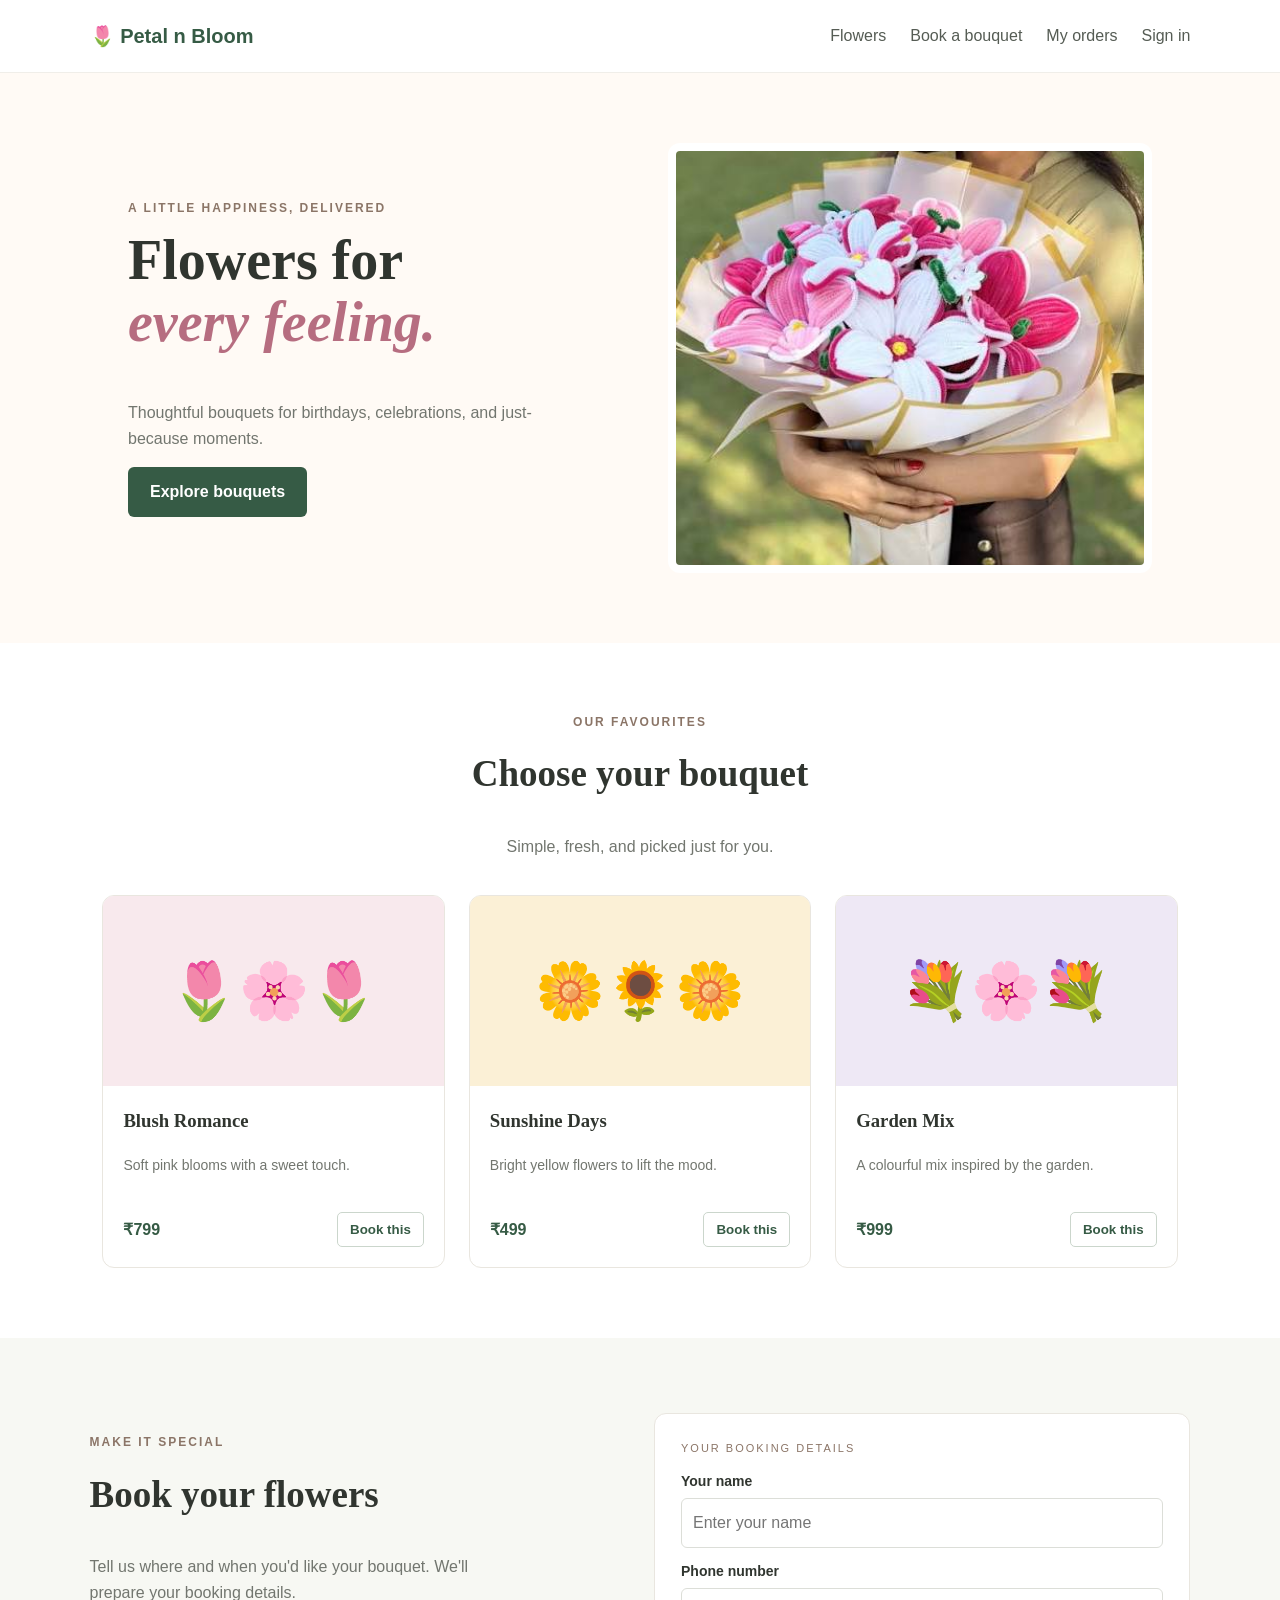
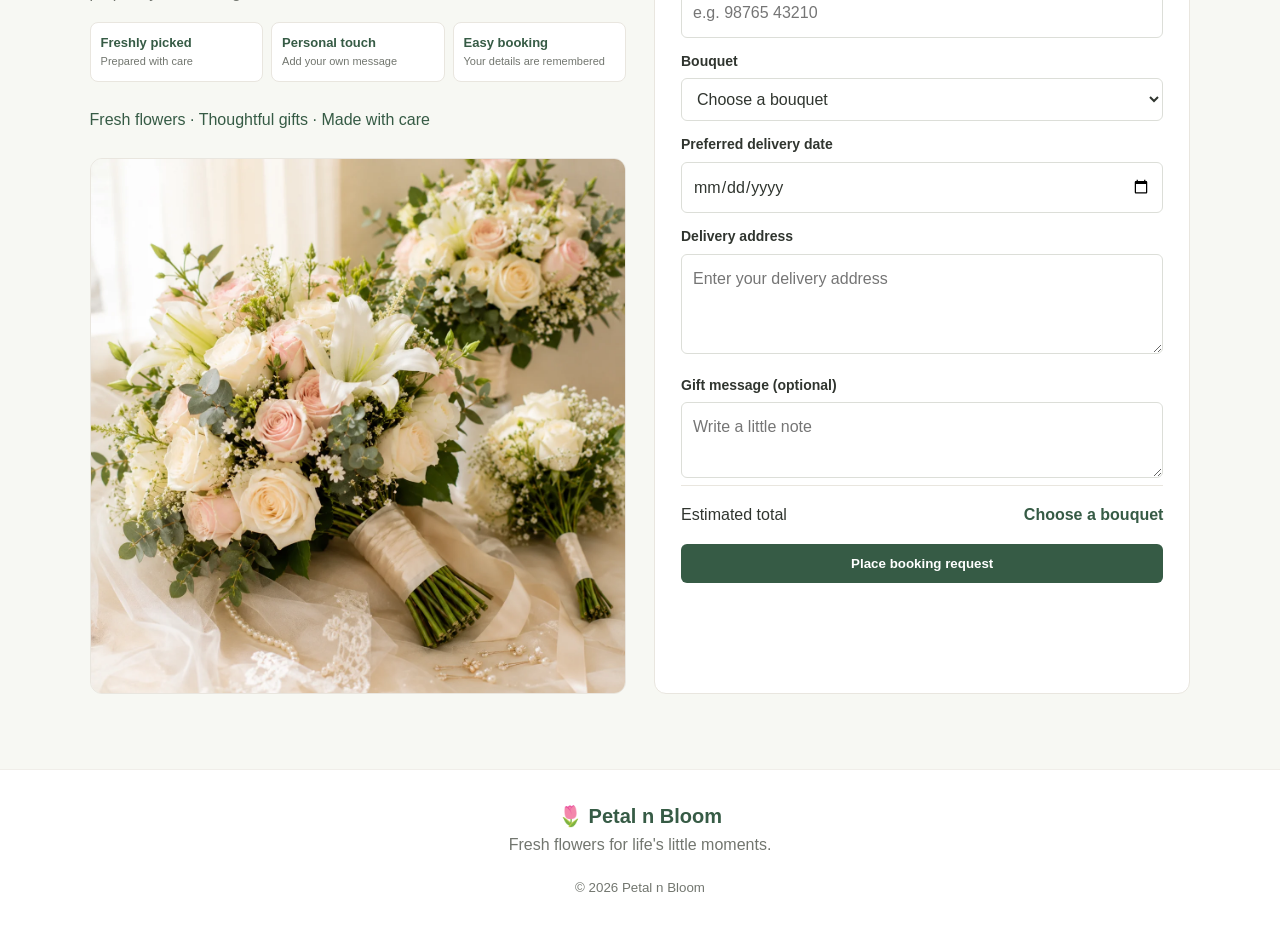
<file: index.html>
<!DOCTYPE html>
<html lang="en">
<head>
  <meta charset="UTF-8">
  <meta name="viewport" content="width=device-width, initial-scale=1.0">
  <title>Petal n Bloom</title>
  <link rel="stylesheet" href="styles/style.css">
  <script src="js/auth-guard.js"></script>
</head>
<body>

  <header class="site-header">
    <a class="logo" href="#">🌷 Petal n Bloom</a>
    <nav>
      <a href="#flowers">Flowers</a>
      <a href="#booking">Book a bouquet</a>
      <a href="templates/order.html">My orders</a>
      <span id="account-nav"><a href="templates/auth.html">Sign in</a></span>
    </nav>
  </header>

  <main>
    
    <section class="hero">
      <div class="hero-copy">
        <p class="eyebrow">A little happiness, delivered</p>
        <h1>Flowers for<br><span>every feeling.</span></h1>
        <p>Thoughtful bouquets for birthdays, celebrations, and just-because moments.</p>
        <a class="button" href="#flowers">Explore bouquets</a>
      </div>
      <img class="hero-image" src="images/img23.jpg" alt="Assorted fresh flower bouquet">
    </section>

    <section class="section" id="flowers">
      <div class="section-heading">
        <p class="eyebrow">Our favourites</p>
        <h2>Choose your bouquet</h2>
        <p>Simple, fresh, and picked just for you.</p>
      </div>

      <div class="flower-grid">
        <article class="flower-card">
          <div class="bouquet-image pink" aria-hidden="true">🌷🌸🌷</div>
          <div class="card-content">
            <h3>Blush Romance</h3>
            <p>Soft pink blooms with a sweet touch.</p>
            <div class="card-bottom">
              <strong>₹799</strong>
              <button type="button" class="select-button" data-bouquet="Blush Romance" data-price="799">Book this</button>
            </div>
          </div>
        </article>

        <article class="flower-card">
          <div class="bouquet-image sunny" aria-hidden="true">🌼🌻🌼</div>
          <div class="card-content">
            <h3>Sunshine Days</h3>
            <p>Bright yellow flowers to lift the mood.</p>
            <div class="card-bottom">
              <strong>₹499</strong>
              <button type="button" class="select-button" data-bouquet="Sunshine Days" data-price="499">Book this</button>
            </div>
          </div>
        </article>

        <article class="flower-card">
          <div class="bouquet-image lavender" aria-hidden="true">💐🌸💐</div>
          <div class="card-content">
            <h3>Garden Mix</h3>
            <p>A colourful mix inspired by the garden.</p>
            <div class="card-bottom">
              <strong>₹999</strong>
              <button type="button" class="select-button" data-bouquet="Garden Mix" data-price="999">Book this</button>
            </div>
          </div>
        </article>
      </div>
    </section>

    <section class="booking-section" id="booking">
      <div class="booking-left">
        <div class="booking-intro">
        <p class="eyebrow">Make it special</p>
        <h2>Book your flowers</h2>
        <p>Tell us where and when you'd like your bouquet. We'll prepare your booking details.</p>

        <div class="booking-perks">
          <div>
            <strong>Freshly picked</strong>
            <small>Prepared with care</small>
          </div>
          <div>
            <strong>Personal touch</strong>
            <small>Add your own message</small>
          </div>
          <div>
            <strong>Easy booking</strong>
            <small>Your details are remembered</small>
          </div>
        </div>

          <div class="small-note">Fresh flowers · Thoughtful gifts · Made with care</div>
        </div>
        <img class="booking-image" src="images/img1.webp" alt="Handcrafted floral arrangement">
      </div>

      <form id="booking-form">
        <label for="customer-name">Your name</label>
        <input id="customer-name" name="name" type="text" placeholder="Enter your name" required>

        <label for="customer-phone">Phone number</label>
        <input id="customer-phone" name="phone" type="tel" placeholder="e.g. 98765 43210" required>

        <label for="bouquet">Bouquet</label>
        <select id="bouquet" name="bouquet" required>
          <option value="">Choose a bouquet</option>
          <option value="Blush Romance" data-price="799">Blush Romance | ₹799</option>
          <option value="Sunshine Days" data-price="499">Sunshine Days | ₹499</option>
          <option value="Garden Mix" data-price="999">Garden Mix | ₹999</option>
        </select>

        <label for="delivery-date">Preferred delivery date</label>
        <input id="delivery-date" name="date" type="date" required>

        <label for="delivery-address">Delivery address</label>
        <textarea id="delivery-address" name="address" rows="3" placeholder="Enter your delivery address" required></textarea>

        <label for="message">Gift message <span>(optional)</span></label>
        <textarea id="message" name="message" rows="2" placeholder="Write a little note"></textarea>

        <div class="total-row">
          <span>Estimated total</span>
          <strong id="total-price">Choose a bouquet</strong>
        </div>

        <button class="button submit-button" type="submit">Place booking request</button>
      </form>
    </section>
  </main>

  <footer>
    <a class="logo" href="#">🌷 Petal n Bloom</a>
    <p>Fresh flowers for life's little moments.</p>
    <small>© 2026 Petal n Bloom</small>
  </footer>

  <script src="js/nav.js"></script>
  <script src="js/script.js"></script>
</body>
</html>
</file>
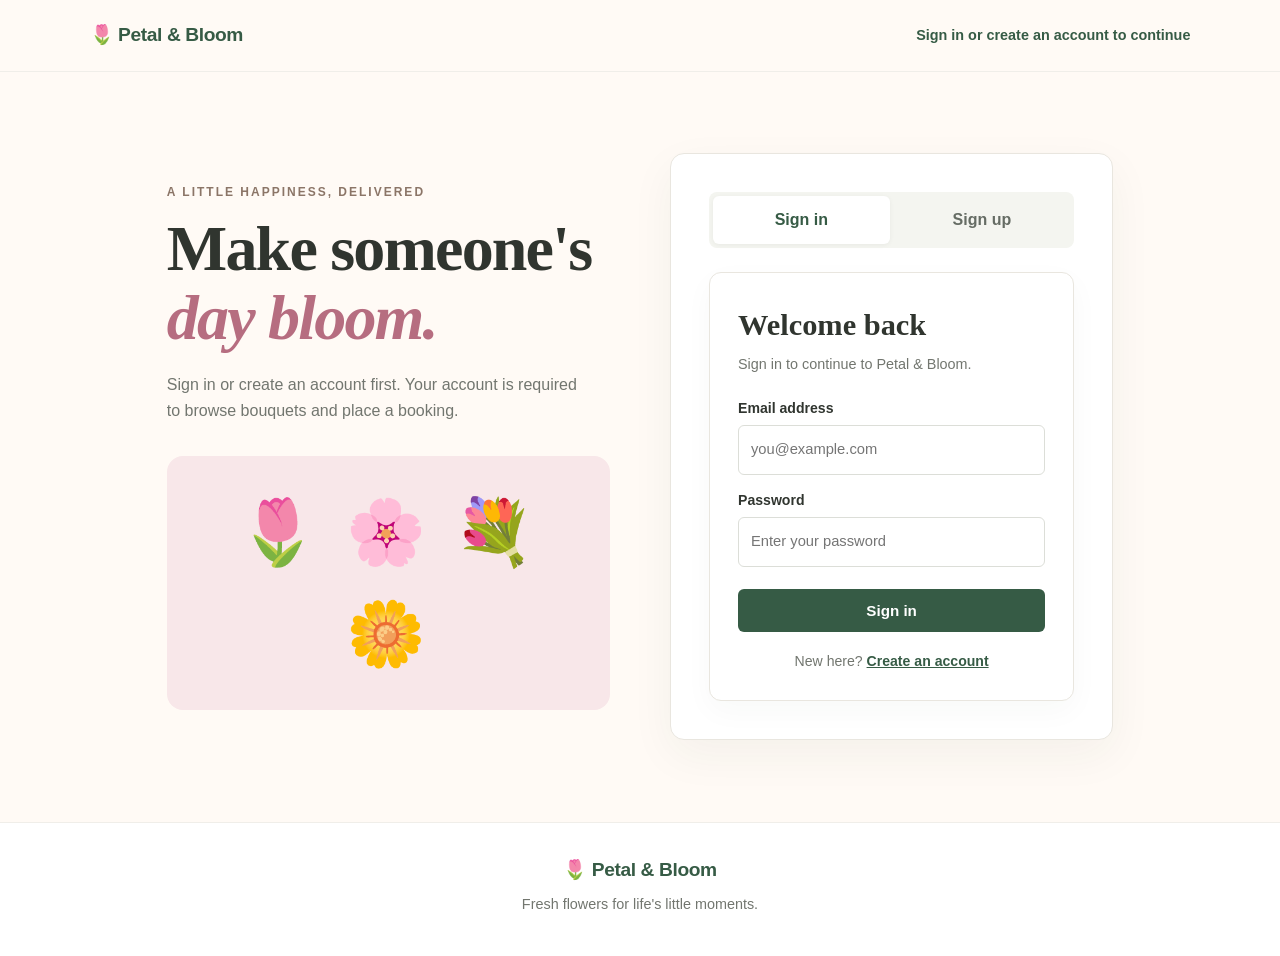
<file: auth.html>
<!DOCTYPE html>
<html lang="en">
<head>
  <meta charset="UTF-8">
  <meta name="viewport" content="width=device-width, initial-scale=1.0">
  <title>Welcome | Petal & Bloom</title>
  <link rel="stylesheet" href="style.css">
</head>
<body class="auth-page" id="top">
  <header class="site-header">
    <a class="logo" href="#top">🌷 Petal & Bloom</a>
    <span class="back-link">Sign in or create an account to continue</span>
  </header>

  <main class="auth-wrap">
    <section class="auth-art">
      <p class="eyebrow">A little happiness, delivered</p>
      <h1>Make someone's<br><span>day bloom.</span></h1>
      <p>Sign in or create an account first. Your account is required to browse bouquets and place a booking.</p>
      <div class="auth-flowers" aria-hidden="true">🌷 🌸 💐 🌼</div>
    </section>

    <section class="auth-card">
      <div class="auth-tabs" role="tablist" aria-label="Account options">
        <button class="auth-tab active" id="signin-tab" type="button" role="tab" aria-selected="true">Sign in</button>
        <button class="auth-tab" id="signup-tab" type="button" role="tab" aria-selected="false">Sign up</button>
      </div>

      <div id="auth-message" class="auth-message" role="status" aria-live="polite"></div>

      <form id="signin-form" class="auth-form">
        <h2>Welcome back</h2>
        <p class="auth-subtitle">Sign in to continue to Petal & Bloom.</p>
        <label for="signin-email">Email address</label>
        <input id="signin-email" name="email" type="email" placeholder="you@example.com" autocomplete="email" required>
        <label for="signin-password">Password</label>
        <input id="signin-password" name="password" type="password" placeholder="Enter your password" autocomplete="current-password" minlength="6" required>
        <button class="button auth-submit" type="submit">Sign in</button>
        <p class="auth-switch">New here? <button class="text-button" type="button" data-show="signup">Create an account</button></p>
      </form>

      <form id="signup-form" class="auth-form" hidden>
        <h2>Create your account</h2>
        <p class="auth-subtitle">It only takes a moment to get started.</p>
        <label for="signup-name">Full name</label>
        <input id="signup-name" name="name" type="text" placeholder="Your name" autocomplete="name" required>
        <label for="signup-email">Email address</label>
        <input id="signup-email" name="email" type="email" placeholder="you@example.com" autocomplete="email" required>
        <label for="signup-phone">Phone number</label>
        <input id="signup-phone" name="phone" type="tel" placeholder="e.g. 98765 43210" autocomplete="tel" required>
        <label for="signup-password">Create password</label>
        <input id="signup-password" name="password" type="password" placeholder="At least 6 characters" autocomplete="new-password" minlength="6" required>
        <label for="signup-confirm">Confirm password</label>
        <input id="signup-confirm" name="confirm" type="password" placeholder="Enter password again" autocomplete="new-password" minlength="6" required>
        <button class="button auth-submit" type="submit">Create account</button>
        <p class="auth-switch">Already have an account? <button class="text-button" type="button" data-show="signin">Sign in</button></p>
      </form>
    </section>
  </main>

  <footer>
    <a class="logo" href="#top">🌷 Petal & Bloom</a>
    <p>Fresh flowers for life's little moments.</p>
  </footer>
  <script src="auth.js"></script>
</body>
</html>
</file>
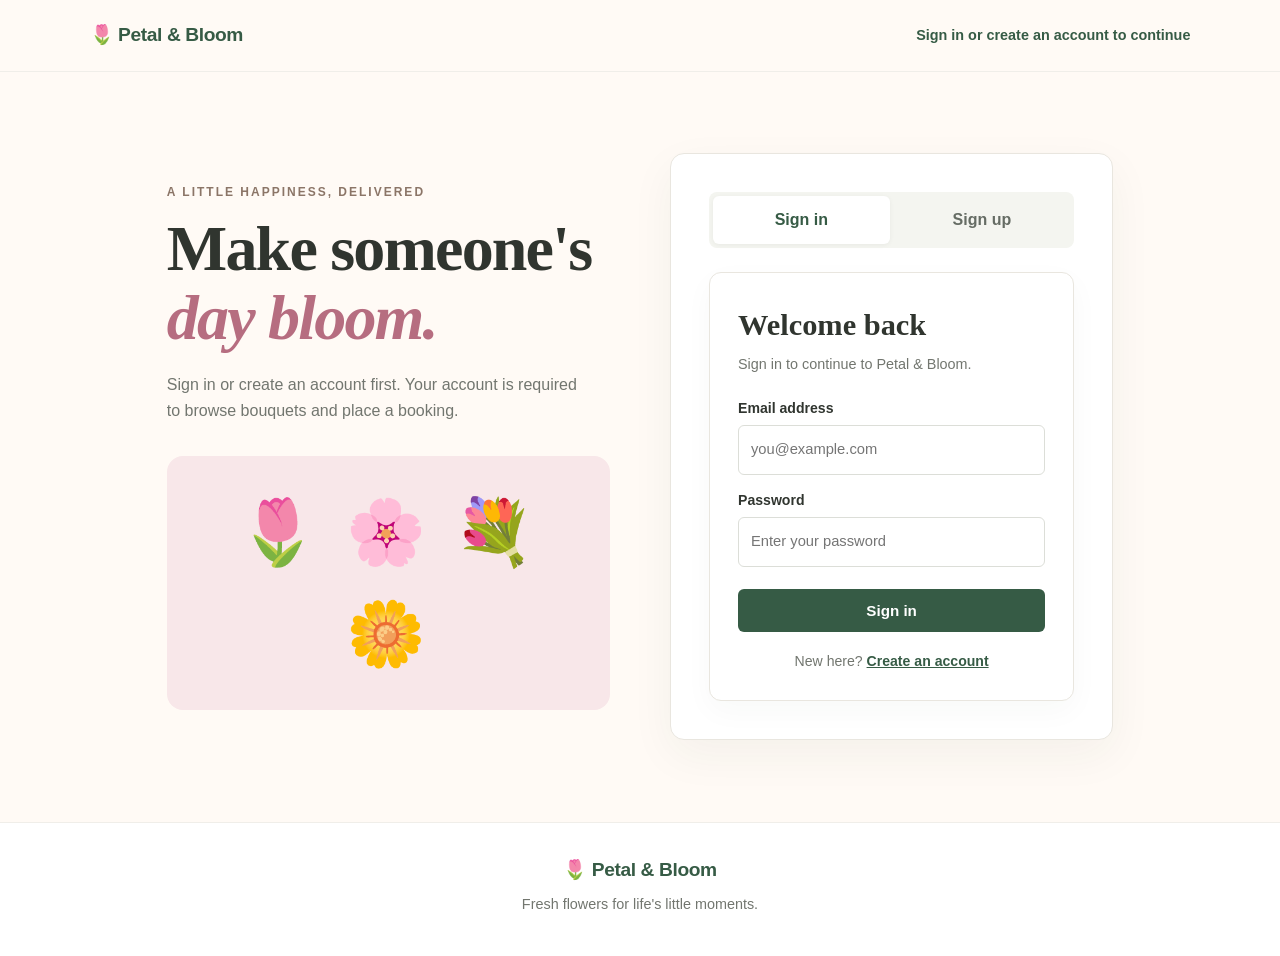
<file: order.html>
<!DOCTYPE html>
<html lang="en">
<head>
  <meta charset="UTF-8">
  <meta name="viewport" content="width=device-width, initial-scale=1.0">
  <title>My Orders | Petal & Bloom</title>
  <link rel="stylesheet" href="style.css">
  <script src="auth-guard.js"></script>
</head>
<body>
  <header class="site-header">
    <a class="logo" href="index.html">🌷 Petal & Bloom</a>
    <nav>
      <a href="index.html#flowers">Flowers</a>
      <a href="index.html#booking">Book a bouquet</a>
      <span id="account-nav"><a href="auth.html">Sign in</a></span>
    </nav>
  </header>

  <main class="orders-page">
    <div class="orders-heading">
      <p class="eyebrow">A little update for you</p>
      <h1>Your <span>orders.</span></h1>
      <p>See your bouquet details and follow its delivery progress.</p>
    </div>
    <div id="orders-list"></div>
    <div class="order-actions">
      <a class="button" href="index.html#flowers">Book more flowers</a>
    </div>
  </main>

  <footer>
    <a class="logo" href="index.html">🌷 Petal & Bloom</a>
    <p>Fresh flowers for life's little moments.</p>
    <small>© 2026 Petal & Bloom</small>
  </footer>
  <script src="nav.js"></script>
  <script src="order.js"></script>
</body>
</html>
</file>
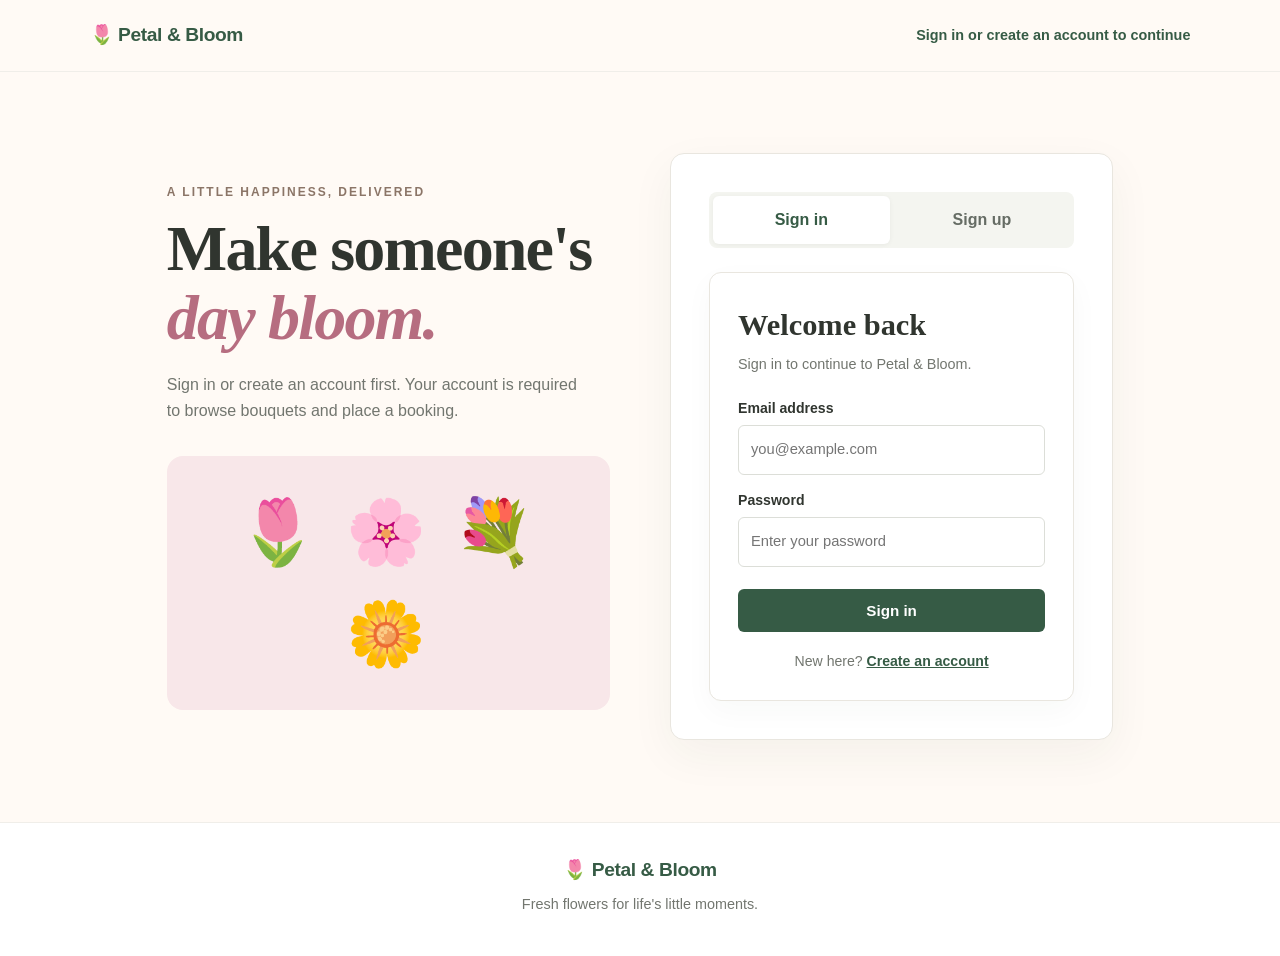
<file: profile.html>
<!DOCTYPE html>
<html lang="en">
<head>
  <meta charset="UTF-8">
  <meta name="viewport" content="width=device-width, initial-scale=1.0">
  <title>My Profile | Petal & Bloom</title>
  <link rel="stylesheet" href="style.css">
  <script src="auth-guard.js"></script>
</head>
<body class="profile-body">
  <header class="site-header">
    <a class="logo" href="index.html">🌷 Petal & Bloom</a>
    <nav>
      <a href="index.html#flowers">Flowers</a>
      <a href="index.html#booking">Book a bouquet</a>
      <a href="order.html">My orders</a>
      <span id="account-nav"><a href="auth.html">Sign in</a></span>
    </nav>
  </header>

  <main class="profile-page">
    <div class="profile-welcome">
      <div>
        <p class="eyebrow">YOUR ACCOUNT</p>
        <h1>Everything about your <span>blooms.</span></h1>
        <p class="profile-intro">Keep your details handy, revisit your bookings, and make your next flower delivery even easier.</p>
      </div>
      <a class="profile-welcome-action" href="index.html#flowers">＋ Book a new bouquet</a>
    </div>

    <div class="profile-layout">
      <aside class="profile-sidebar" aria-label="Account navigation">
        <div class="profile-brand-card">
          <div class="profile-avatar" aria-hidden="true">🌷</div>
          <p class="profile-identity-label">SIGNED IN AS</p>
          <p class="profile-identity-name" id="profile-display-name">Your account</p>
          <span class="profile-member-pill">Bloom member</span>
        </div>
        <nav class="profile-menu" aria-label="Profile sections">
          <a class="profile-menu-link active" href="#personal-details" aria-current="location"><span aria-hidden="true">👤</span> Personal details</a>
          <a class="profile-menu-link" href="#order-updates"><span aria-hidden="true">📦</span> Recent order updates</a>
          <a class="profile-menu-link" href="order.html"><span aria-hidden="true">🧾</span> All my orders</a>
        </nav>
        <div class="profile-sidebar-note">
          <span aria-hidden="true">✿</span>
          <div><strong>Fresh blooms, less fuss.</strong><p>Your saved details help make future bookings quicker.</p></div>
        </div>
        <div class="profile-sidebar-footer">
          <p>Need a fresh start?</p>
          <button class="text-button" id="sign-out-button" type="button">Sign out</button>
        </div>
        <div class="profile-floral-art" aria-hidden="true">🌿<span>🌷</span>🌱<br><small>fresh blooms<br>for brighter days</small></div>
      </aside>

      <div class="profile-content">
        <section class="profile-card profile-personal-card" id="personal-details" aria-labelledby="personal-details-title">
          <div class="profile-section-heading">
            <div>
              <p class="eyebrow">ACCOUNT INFORMATION</p>
              <h2 id="personal-details-title">Personal details</h2>
              <p class="profile-hint">These details can be used to make future bookings quicker.</p>
            </div>
            <span class="profile-section-icon" aria-hidden="true">✿</span>
          </div>
          <form id="profile-form" class="profile-form">
            <div class="profile-fields-grid">
              <div class="profile-field">
                <label for="profile-name">Full name</label>
                <div class="profile-input-wrap"><span aria-hidden="true">👤</span><input id="profile-name" name="name" type="text" autocomplete="name" required maxlength="100" placeholder="Enter your full name"></div>
              </div>
              <div class="profile-field">
                <label for="profile-phone">Phone number</label>
                <div class="profile-input-wrap"><span aria-hidden="true">☎</span><input id="profile-phone" name="phone" type="tel" autocomplete="tel" inputmode="tel" required placeholder="Enter your phone number"></div>
              </div>
              <div class="profile-field profile-field-wide">
                <label for="profile-email">Email address</label>
                <div class="profile-input-wrap"><span aria-hidden="true">✉</span><input id="profile-email" name="email" type="email" autocomplete="email" required maxlength="254" placeholder="you@example.com"></div>
                <p class="field-help">Used to identify your account and match your orders.</p>
              </div>
            </div>
            <p id="profile-message" class="auth-message" role="status" aria-live="polite" tabindex="-1"></p>
            <div class="profile-form-actions">
              <button class="button" type="submit">Save changes</button>
              <span class="profile-save-note">🔒 Your details stay saved in this browser.</span>
            </div>
          </form>
        </section>

        <section class="profile-card profile-updates-card" id="order-updates" aria-labelledby="order-updates-title">
          <div class="profile-section-heading">
            <div>
              <p class="eyebrow">THE LATEST</p>
              <h2 id="order-updates-title">Recent order updates</h2>
              <p class="profile-hint">A quick look at your latest bouquet bookings.</p>
            </div>
            <a class="mini-link" href="order.html">View all →</a>
          </div>
          <div id="profile-updates" aria-live="polite"></div>
          <div class="profile-discovery">
            <div class="discovery-copy"><span class="discovery-icon">🌸</span><div><strong>Ready for your next bloom?</strong><p>Pick a favourite bouquet and make someone's day a little brighter.</p></div></div>
            <a class="button button-secondary" href="index.html#flowers">Explore bouquets</a>
          </div>
        </section>
      </div>
    </div>
  </main>
  <footer>
    <a class="logo" href="index.html">🌷 Petal & Bloom</a>
    <p>Fresh flowers for life's little moments.</p>
    <small>© 2026 Petal & Bloom</small>
  </footer>
  <script src="nav.js"></script>
  <script src="profile.js"></script>
</body>
</html>
</file>
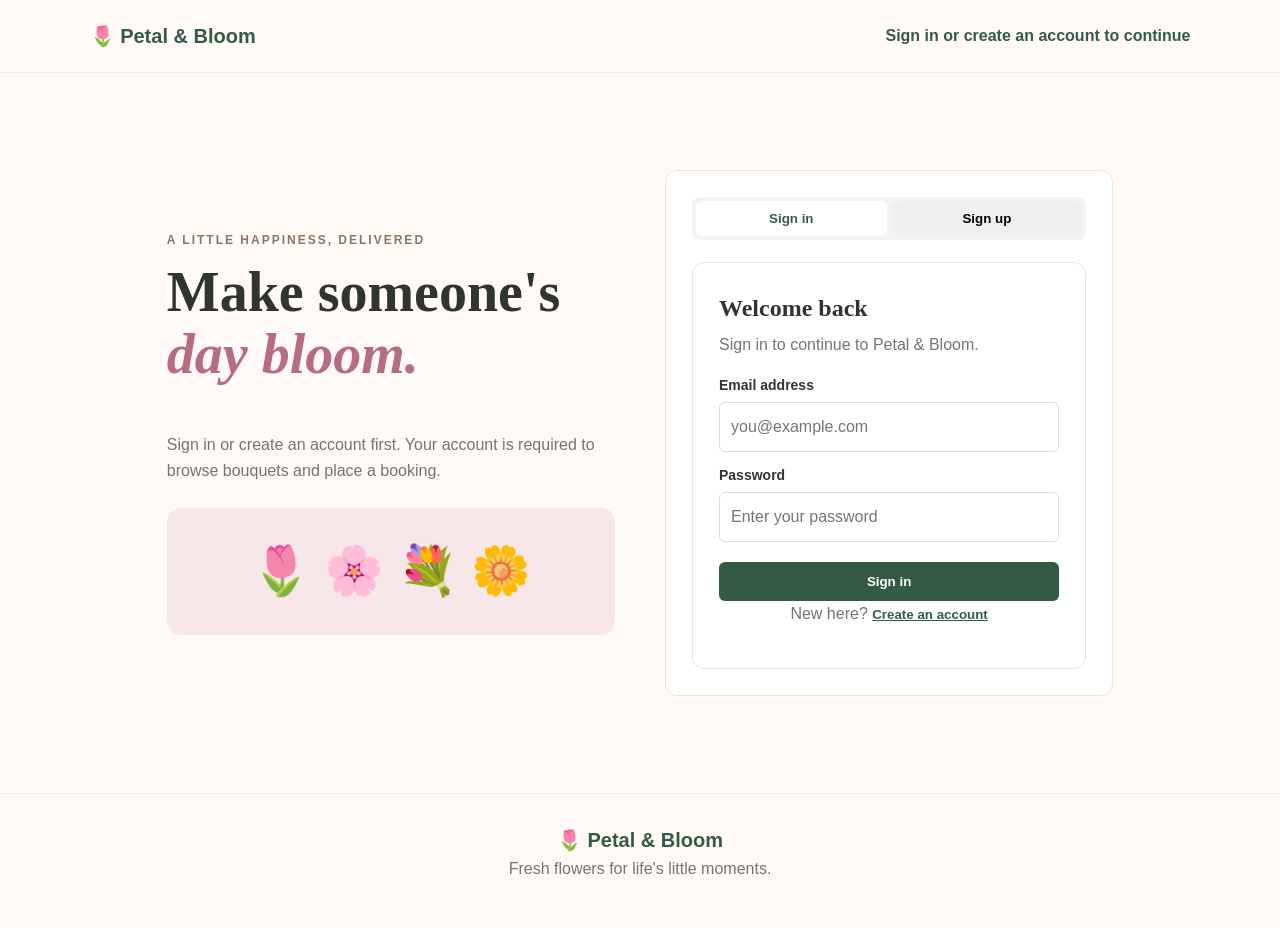
<file: templates/auth.html>
<!DOCTYPE html>
<html lang="en">
<head>
  <meta charset="UTF-8">
  <meta name="viewport" content="width=device-width, initial-scale=1.0">
  <title>Welcome | Petal & Bloom</title>
  <link rel="stylesheet" href="../styles/style.css">
</head>
<body class="auth-page" id="top">
  <header class="site-header">
    <a class="logo" href="#top">🌷 Petal & Bloom</a>
    <span class="back-link">Sign in or create an account to continue</span>
  </header>

  <main class="auth-wrap">
    <section class="auth-art">
      <p class="eyebrow">A little happiness, delivered</p>
      <h1>Make someone's<br><span>day bloom.</span></h1>
      <p>Sign in or create an account first. Your account is required to browse bouquets and place a booking.</p>
      <div class="auth-flowers" aria-hidden="true">🌷 🌸 💐 🌼</div>
    </section>

    <section class="auth-card">
      <div class="auth-tabs" role="tablist" aria-label="Account options">
        <button class="auth-tab active" id="signin-tab" type="button" role="tab" aria-selected="true">Sign in</button>
        <button class="auth-tab" id="signup-tab" type="button" role="tab" aria-selected="false">Sign up</button>
      </div>

      <div id="auth-message" class="auth-message" role="status" aria-live="polite"></div>

      <form id="signin-form" class="auth-form">
        <h2>Welcome back</h2>
        <p class="auth-subtitle">Sign in to continue to Petal & Bloom.</p>
        <label for="signin-email">Email address</label>
        <input id="signin-email" name="email" type="email" placeholder="you@example.com" autocomplete="email" required>
        <label for="signin-password">Password</label>
        <input id="signin-password" name="password" type="password" placeholder="Enter your password" autocomplete="current-password" minlength="6" required>
        <button class="button auth-submit" type="submit">Sign in</button>
        <p class="auth-switch">New here? <button class="text-button" type="button" data-show="signup">Create an account</button></p>
      </form>

      <form id="signup-form" class="auth-form" hidden>
        <h2>Create your account</h2>
        <p class="auth-subtitle">It only takes a moment to get started.</p>
        <label for="signup-name">Full name</label>
        <input id="signup-name" name="name" type="text" placeholder="Your name" autocomplete="name" required>
        <label for="signup-email">Email address</label>
        <input id="signup-email" name="email" type="email" placeholder="you@example.com" autocomplete="email" required>
        <label for="signup-phone">Phone number</label>
        <input id="signup-phone" name="phone" type="tel" placeholder="e.g. 98765 43210" autocomplete="tel" required>
        <label for="signup-password">Create password</label>
        <input id="signup-password" name="password" type="password" placeholder="At least 6 characters" autocomplete="new-password" minlength="6" required>
        <label for="signup-confirm">Confirm password</label>
        <input id="signup-confirm" name="confirm" type="password" placeholder="Enter password again" autocomplete="new-password" minlength="6" required>
        <button class="button auth-submit" type="submit">Create account</button>
        <p class="auth-switch">Already have an account? <button class="text-button" type="button" data-show="signin">Sign in</button></p>
      </form>
    </section>
  </main>

  <footer>
    <a class="logo" href="#top">🌷 Petal & Bloom</a>
    <p>Fresh flowers for life's little moments.</p>
  </footer>
  <script src="../js/auth.js"></script>
</body>
</html>
</file>
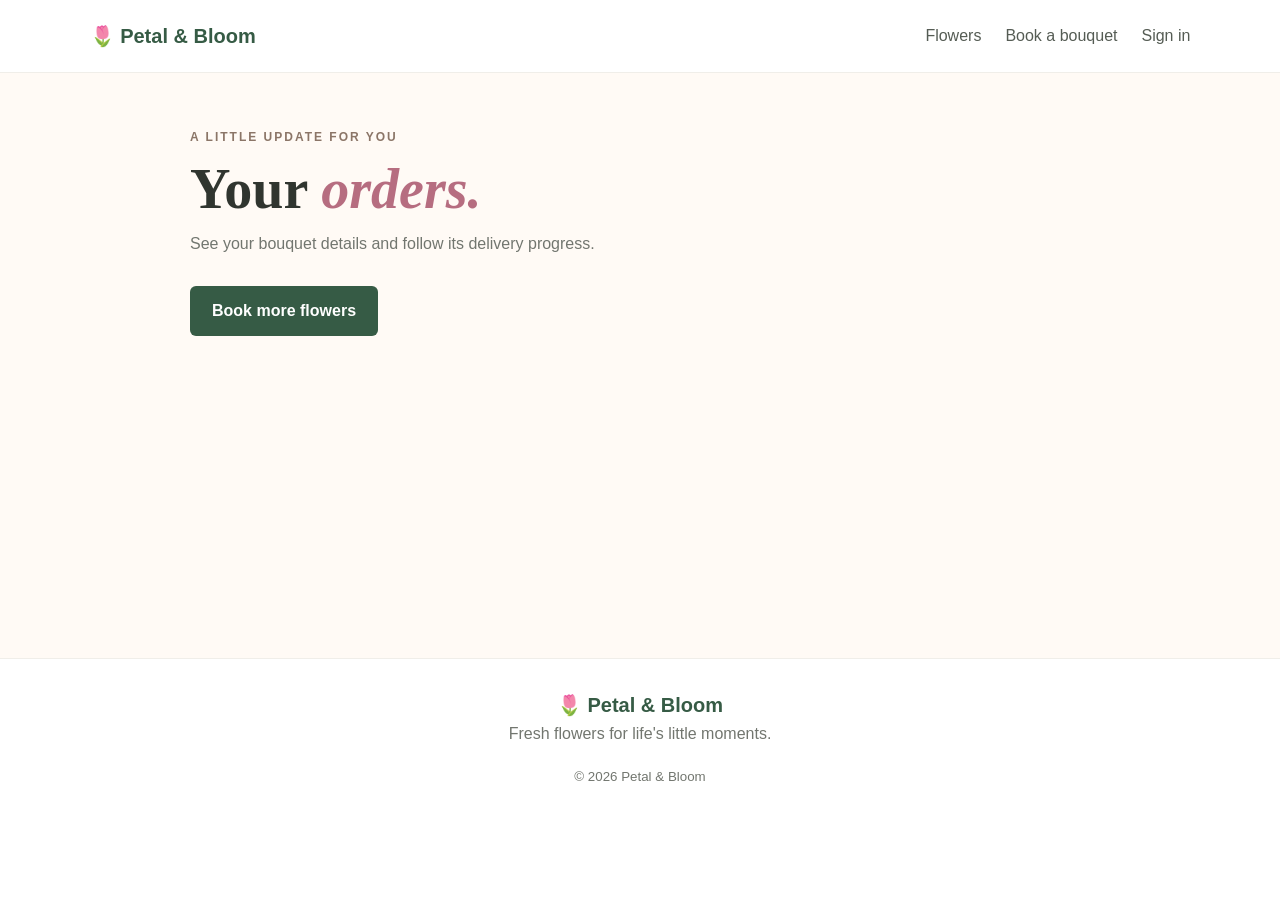
<file: templates/order.html>
<!DOCTYPE html>
<html lang="en">
<head>
  <meta charset="UTF-8">
  <meta name="viewport" content="width=device-width, initial-scale=1.0">
  <title>My Orders | Petal & Bloom</title>
  <link rel="stylesheet" href="../styles/style.css">
  <script src="../js/auth-guard.js"></script>
</head>
<body>
  <header class="site-header">
    <a class="logo" href="../index.html">🌷 Petal & Bloom</a>
    <nav>
      <a href="../index.html#flowers">Flowers</a>
      <a href="../index.html#booking">Book a bouquet</a>
      <span id="account-nav"><a href="auth.html">Sign in</a></span>
    </nav>
  </header>

  <main class="orders-page">
    <div class="orders-heading">
      <p class="eyebrow">A little update for you</p>
      <h1>Your <span>orders.</span></h1>
      <p>See your bouquet details and follow its delivery progress.</p>
    </div>
    <div id="orders-list"></div>
    <div class="order-actions">
      <a class="button" href="../index.html#flowers">Book more flowers</a>
    </div>
  </main>

  <footer>
    <a class="logo" href="../index.html">🌷 Petal & Bloom</a>
    <p>Fresh flowers for life's little moments.</p>
    <small>© 2026 Petal & Bloom</small>
  </footer>
  <script src="../js/nav.js"></script>
  <script src="../js/order.js"></script>
</body>
</html>
</file>
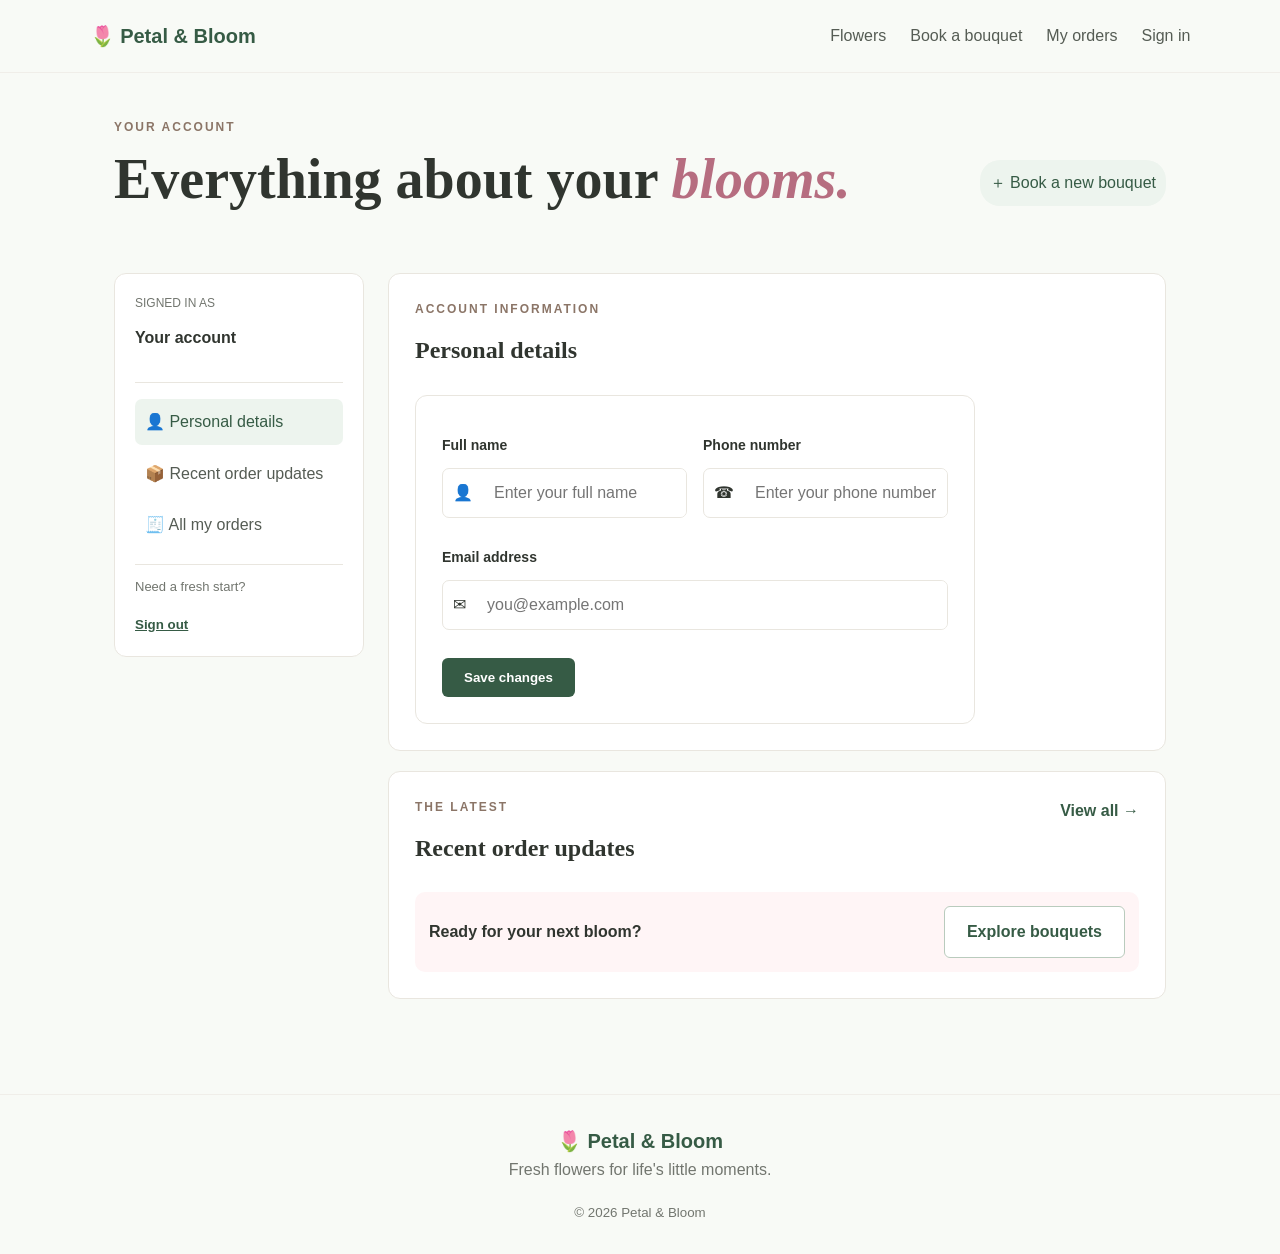
<file: templates/profile.html>
<!DOCTYPE html>
<html lang="en">
<head>
  <meta charset="UTF-8">
  <meta name="viewport" content="width=device-width, initial-scale=1.0">
  <title>My Profile | Petal & Bloom</title>
  <link rel="stylesheet" href="../styles/style.css">
  <script src="../js/auth-guard.js"></script>
</head>
<body class="profile-body">
  <header class="site-header">
    <a class="logo" href="../index.html">🌷 Petal & Bloom</a>
    <nav>
      <a href="../index.html#flowers">Flowers</a>
      <a href="../index.html#booking">Book a bouquet</a>
      <a href="order.html">My orders</a>
      <span id="account-nav"><a href="auth.html">Sign in</a></span>
    </nav>
  </header>

  <main class="profile-page">
    <div class="profile-welcome">
      <div>
        <p class="eyebrow">YOUR ACCOUNT</p>
        <h1>Everything about your <span>blooms.</span></h1>
      </div>
      <a class="profile-welcome-action" href="../index.html#flowers">＋ Book a new bouquet</a>
    </div>

    <div class="profile-layout">
      <aside class="profile-sidebar" aria-label="Account navigation">
        <div class="profile-brand-card">
          <p class="profile-identity-label">SIGNED IN AS</p>
          <p class="profile-identity-name" id="profile-display-name">Your account</p>

        </div>
        <nav class="profile-menu" aria-label="Profile sections">
          <a class="profile-menu-link active" href="#personal-details" aria-current="location"><span aria-hidden="true">👤</span> Personal details</a>
          <a class="profile-menu-link" href="#order-updates"><span aria-hidden="true">📦</span> Recent order updates</a>
          <a class="profile-menu-link" href="order.html"><span aria-hidden="true">🧾</span> All my orders</a>
        </nav>
        <div class="profile-sidebar-footer">
          <p>Need a fresh start?</p>
          <button class="text-button" id="sign-out-button" type="button">Sign out</button>
        </div>
      </aside>

      <div class="profile-content">
        <section class="profile-card profile-personal-card" id="personal-details" aria-labelledby="personal-details-title">
          <div class="profile-section-heading">
            <div>
              <p class="eyebrow">ACCOUNT INFORMATION</p>
              <h2 id="personal-details-title">Personal details</h2>
            </div>

          </div>
          <form id="profile-form" class="profile-form">
            <div class="profile-fields-grid">
              <div class="profile-field">
                <label for="profile-name">Full name</label>
                <div class="profile-input-wrap"><span aria-hidden="true">👤</span><input id="profile-name" name="name" type="text" autocomplete="name" required maxlength="100" placeholder="Enter your full name"></div>
              </div>
              <div class="profile-field">
                <label for="profile-phone">Phone number</label>
                <div class="profile-input-wrap"><span aria-hidden="true">☎</span><input id="profile-phone" name="phone" type="tel" autocomplete="tel" inputmode="tel" required placeholder="Enter your phone number"></div>
              </div>
              <div class="profile-field profile-field-wide">
                <label for="profile-email">Email address</label>
                <div class="profile-input-wrap"><span aria-hidden="true">✉</span><input id="profile-email" name="email" type="email" autocomplete="email" required maxlength="254" placeholder="you@example.com"></div>
              </div>
            </div>
            <p id="profile-message" class="auth-message" role="status" aria-live="polite" tabindex="-1"></p>
            <div class="profile-form-actions">
              <button class="button" type="submit">Save changes</button>
            </div>
          </form>
        </section>

        <section class="profile-card profile-updates-card" id="order-updates" aria-labelledby="order-updates-title">
          <div class="profile-section-heading">
            <div>
              <p class="eyebrow">THE LATEST</p>
              <h2 id="order-updates-title">Recent order updates</h2>
            </div>
            <a class="mini-link" href="order.html">View all →</a>
          </div>
          <div id="profile-updates" aria-live="polite"></div>
          <div class="profile-discovery">
            <div class="discovery-copy"></span><div><strong>Ready for your next bloom?</strong></div></div>
            <a class="button button-secondary" href="../index.html#flowers">Explore bouquets</a>
          </div>
        </section>
      </div>
    </div>
  </main>
  <footer>
    <a class="logo" href="../index.html">🌷 Petal & Bloom</a>
    <p>Fresh flowers for life's little moments.</p>
    <small>© 2026 Petal & Bloom</small>
  </footer>
  <script src="../js/nav.js"></script>
  <script src="../js/profile.js"></script>
</body>
</html>
</file>
<file: styles/style.css>
* {
  box-sizing: border-box;
}

body {
  margin: 0; font-family: Arial, sans-serif; color: #30352f; line-height: 1.6;
  background: white;
}

a {
  color: inherit; text-decoration: none;
}

h1, h2, h3, p {
  margin-top: 0;
}

.site-header {
  display: flex; justify-content: space-between; align-items: center; padding: 20px 7%;
  border-bottom: 1px solid #f0eee9;
}

.logo {
  color: #365b45; font-size: 20px; font-weight: bold;
}

nav {
  display: flex; gap: 24px; color: #555c54;
}

nav a:hover, .mini-link:hover {
  color: #365b45;
}

/* Home page */
.hero {
  display: grid; grid-template-columns: 1fr 1fr; align-items: center; gap: 55px;
  padding: 70px 10%; background: #fffaf5;
}

.hero-copy {
  max-width: 520px;
}

.hero-image {
  width: 100%; height: 430px; object-fit: cover; border: 8px solid white;
  border-radius: 12px;
}

.eyebrow {
  margin-bottom: 12px; color: #8b7567; font-size: 12px; font-weight: bold;
  letter-spacing: 2px; text-transform: uppercase;
}

h1, .section-heading h2, .booking-intro h2,
.auth-form h2, .modal-card h2, .profile-card h2,
.order-card-heading h2 {
  font-family: Georgia, serif;
}

h1 {
  font-size: 56px; line-height: 1.1;
}

h1 span, .profile-page-heading h1 span {
  color: #b66d80; font-style: italic;
}

.hero-copy > p:not(.eyebrow), .booking-intro > p:not(.eyebrow) {
  color: #72766f; max-width: 420px;
}

.button, .select-button, .auth-tab, .text-button {
  cursor: pointer;
}

.button {
  display: inline-block; padding: 12px 22px; color: white; background: #365b45;
  border: 0; border-radius: 6px; font-weight: bold;
}

.button:hover {
  background: #254332;
}

.section {
  padding: 70px 8%;
}

.section-heading {
  margin-bottom: 35px; text-align: center;
}

.section-heading h2, .booking-intro h2 {
  font-size: 37px;
}

.section-heading > p:last-child {
  color: #72766f;
}

.flower-grid {
  display: grid; grid-template-columns: repeat(3, 1fr); gap: 24px; max-width: 1100px;
  margin: auto;
}

.flower-card {
  overflow: hidden; border: 1px solid #e9e6df; border-radius: 12px;
}

.flower-card:hover {
  transform: translateY(-3px);
}

.bouquet-image {
  height: 190px; display: flex; align-items: center; justify-content: center;
  font-size: 56px;
}

.pink {
  background: #f8e9ed; }
.sunny { background: #fbf0d6; }
.lavender { background: #eee8f5;
}

.card-content {
  padding: 20px;
}

.card-content h3 {
  font-family: Georgia, serif;
}

.card-content p {
  min-height: 44px; color: #72766f; font-size: 14px;
}

.card-bottom {
  display: flex; justify-content: space-between; align-items: center; gap: 10px;
}

.card-bottom strong, .total-row strong {
  color: #365b45;
}

.select-button {
  padding: 9px 12px; color: #365b45; background: white; border: 1px solid #cbd6cc;
  border-radius: 5px; font-weight: bold;
}

.select-button:hover {
  background: #f0f5f0;
}

.booking-section {
  display: grid; grid-template-columns: 1fr 1fr; align-items: stretch; gap: 28px;
  padding: 75px 7%; background: #f7f8f3;
}

.booking-left {
  display: flex; flex-direction: column; min-width: 0;
}

.booking-intro {
  padding-top: 20px;
}

.booking-perks {
  display: grid; grid-template-columns: repeat(3, 1fr); gap: 8px;
}

.booking-perks > div {
  padding: 10px; background: white; border: 1px solid #e9e6df; border-radius: 8px;
}

.booking-perks strong, .booking-perks small {
  display: block;
}

.booking-perks strong {
  color: #365b45; font-size: 13px;
}

.booking-perks small {
  color: #72766f; font-size: 11px;
}

.small-note {
  margin-top: 25px; color: #365b45;
}

.booking-image {
  display: block; flex: 1; width: 100%; min-height: 250px;
  margin-top: 25px; object-fit: cover; border: 1px solid #e9e6df; border-radius: 12px;
}

form, .auth-card, .order-card, .empty-orders, .profile-card {
  padding: 26px; background: white; border: 1px solid #e9e6df; border-radius: 12px;
}

form label, .auth-form label, .profile-field label {
  display: block; margin: 12px 0 6px; font-size: 14px; font-weight: bold;
}

input, select, textarea {
  width: 100%; padding: 11px; color: #30352f; background: white;
  border: 1px solid #dcded8; border-radius: 6px; font: inherit;
}

input:focus, select:focus, textarea:focus {
  outline: 2px solid #d4e1d5;
}

textarea {
  resize: vertical;
}

.total-row {
  display: flex; justify-content: space-between; padding: 16px 0; border-top: 1px solid #e9e6df;
}

.submit-button {
  width: 100%;
}

.booking-section form::before {
  content: 'YOUR BOOKING DETAILS'; display: block; margin-bottom: 10px; color: #8b7567;
  font-size: 11px; letter-spacing: 2px;
}

footer {
  padding: 30px 7%; text-align: center; border-top: 1px solid #f0eee9;
}

footer p, footer small, .form-note, .demo-note {
  color: #72766f;
}

.modal {
  display: none; position: fixed; inset: 0; z-index: 5;
  align-items: center; justify-content: center; padding: 20px; background: #17221bc2;
}

.modal.show {
  display: flex;
}

.modal-card {
  width: 100%; max-width: 420px; padding: 35px 25px; text-align: center;
  background: #fffaf5; border-radius: 14px;
}

.modal-flower {
  font-size: 48px;
}

/* Sign in and sign up pages */
.auth-page, .orders-page {
  background: #fffaf5;
}

.auth-wrap {
  display: grid; grid-template-columns: 1fr 1fr; gap: 50px; align-items: center;
  max-width: 1100px; min-height: 80vh; margin: auto; padding: 50px 6%;
}

.auth-art h1 {
  font-family: Georgia, serif;
}

.auth-art > p:not(.eyebrow), .auth-subtitle, .auth-switch,
.auth-message, .profile-intro, .profile-hint, .field-help,
.profile-save-note, .orders-heading > p:last-child,
.order-label, .order-details span {
  color: #72766f;
}

.auth-flowers {
  margin-top: 25px; padding: 25px; text-align: center; font-size: 48px;
  background: #f8e7e9; border-radius: 14px;
}

.auth-tabs {
  display: grid; grid-template-columns: 1fr 1fr; gap: 5px; padding: 4px;
  margin-bottom: 22px; background: #f4f5f0; border-radius: 8px;
}

.auth-tab {
  padding: 10px; border: 0; border-radius: 6px; font-weight: bold;
}

.auth-tab.active {
  color: #365b45; background: white; }
.auth-form h2 { margin-bottom: 5px; }
.auth-submit { width: 100%;
  margin-top: 20px; }
.auth-switch { text-align: center;
}

.text-button {
  padding: 0; color: #365b45; background: none; border: 0;
  font-weight: bold; text-decoration: underline;
}

.auth-message {
  display: none; padding: 10px; margin-bottom: 15px; border-radius: 6px;
}

.auth-message.show {
  display: block; }
.auth-message.error { color: #9b3526; background: #fff0ed; }
.auth-message.success { color: #285b38;
  background: #edf6ee;
}

.back-link {
  color: #365b45; font-weight: bold;
}

/* Orders page */
.orders-page {
  min-height: 65vh; padding: 55px 7%;
}

.orders-heading, .order-card, .empty-orders, .order-actions {
  max-width: 900px; margin-right: auto; margin-left: auto;
}

.orders-heading {
  margin-bottom: 30px; }
.orders-heading h1 { margin-bottom: 10px; }
.order-card, .empty-orders { margin-bottom: 22px;
}

.order-card-heading {
  display: flex; justify-content: space-between; align-items: center; gap: 15px;
  padding-bottom: 18px; border-bottom: 1px solid #e9e6df;
}

.order-card-heading h2, .empty-orders h2 {
  color: #365b45;
}

.order-status {
  padding: 6px 11px; color: #365b45; background: #edf4ee; border-radius: 20px;
  font-size: 13px; font-weight: bold;
}

.order-details {
  display: grid; grid-template-columns: 1fr 1fr; gap: 18px; padding: 20px 0;
}

.order-details div {
  display: flex; flex-direction: column; overflow-wrap: anywhere;
}

.tracking-note {
  padding: 12px; color: #72766f; background: #f7f8f3; border-radius: 7px;
  font-size: 13px;
}

.empty-orders {
  padding: 40px 25px; text-align: center; }
.empty-orders > div { font-size: 48px;
}

/* Profile page */
.profile-body {
  background: #f8faf6;
}

.profile-page {
  max-width: 1100px; margin: auto; padding: 45px 24px 75px;
}

.profile-welcome {
  display: flex; justify-content: space-between; align-items: center; gap: 20px;
  margin-bottom: 25px;
}

.profile-page-heading h1 {
  font-size: 48px; }
.profile-welcome-action, .profile-menu-link { padding: 10px; }
.profile-welcome-action { color: #365b45; background: #edf4ee;
  border-radius: 20px;
}

.profile-layout {
  display: grid; grid-template-columns: 250px 1fr; gap: 24px; align-items: start;
}

.profile-sidebar {
  position: sticky; top: 20px; padding: 20px; background: white;
  border: 1px solid #e9e6df; border-radius: 12px;
}

.profile-avatar, .profile-section-icon, .discovery-icon {
  display: grid; place-items: center; background: #f8e7e9; border-radius: 12px;
}

.profile-avatar {
  width: 48px; height: 48px; font-size: 22px; }
.profile-identity-label { color: #72766f;
  font-size: 12px; }
.profile-identity-name { font-weight: bold; overflow-wrap: anywhere; }
.profile-member-pill { color: #a35e72;
  font-size: 12px;
}

.profile-menu {
  display: grid; gap: 6px; padding: 16px 0;
}

.profile-menu-link {
  display: block; border-radius: 7px; }
.profile-menu-link:hover, .profile-menu-link.active { color: #365b45; background: #edf4ee;
  }
.profile-sidebar-footer { padding-top: 12px; border-top: 1px solid #e9e6df; }
.profile-sidebar-footer p, .profile-sidebar-note p { color: #72766f; font-size: 13px;
  }
.profile-sidebar-note, .profile-empty-state { padding: 14px; background: #eef6ef; border-radius: 10px; }
.profile-sidebar-note p, .profile-empty-state p { margin: 4px 0 0;
  }
.profile-floral-art { margin-top: 15px; padding: 12px; background: #f8eef0; font-size: 32px;
  }
.profile-content { min-width: 0; }
.profile-card { margin-bottom: 20px;
}

.profile-section-heading {
  display: flex; justify-content: space-between; gap: 15px; margin-bottom: 20px;
}

.profile-section-heading h2 {
  margin-bottom: 5px; }
.profile-section-icon { width: 42px; height: 42px;
}

.profile-fields-grid {
  display: grid; grid-template-columns: 1fr 1fr; gap: 16px;
}

.profile-field {
  display: grid; gap: 6px; }
.profile-field-wide { grid-column: 1 / -1; }
.profile-form { display: grid;
  gap: 10px; max-width: 560px; }
.profile-form input { margin: 0; }
.profile-form .button { justify-self: start;
  }
.profile-form-actions { display: flex; flex-wrap: wrap; gap: 12px; margin-top: 18px;
  }
.profile-update-item { display: grid; grid-template-columns: 1fr auto; gap: 8px; padding: 14px 0;
  border-bottom: 1px solid #e9e6df; }
.profile-update-item p { grid-column: 1 / -1; margin: 0; color: #72766f;
  }
.profile-orders-button { margin-top: 18px; }
.profile-nav-link { white-space: nowrap; }
.button-secondary { color: #365b45; background: white;
  border: 1px solid #b9cbbd; }
.profile-brand-card { padding-bottom: 15px; border-bottom: 1px solid #e9e6df; }
.profile-input-wrap { display: flex;
  align-items: center; border: 1px solid #e9e6df; border-radius: 7px; }
.profile-input-wrap > span { padding: 0 10px;
  }
.profile-input-wrap input { border: 0; }
.mini-link { color: #365b45; font-weight: bold; }
.profile-discovery { display: flex;
  justify-content: space-between; align-items: center; gap: 15px; padding: 14px;
  background: #fff5f6; border-radius: 10px; }
.discovery-copy { display: flex; align-items: center;
  gap: 10px; }
.discovery-icon { width: 38px; height: 38px; }
.discovery-copy p { margin: 0;
  color: #72766f; font-size: 13px; }
.profile-empty-state { display: flex; align-items: center;
  gap: 12px; background: #fbfcfa; border: 1px dashed #d8e2d9; }
.empty-bloom { display: grid;
  place-items: center; width: 46px; height: 46px; background: #f8e7e9;
  border-radius: 12px;
}

@media (max-width: 760px) {
  .site-header { align-items: flex-start; flex-direction: column; gap: 12px; }
  nav { flex-wrap: wrap;
  gap: 12px; }
  .hero, .booking-section, .auth-wrap { grid-template-columns: 1fr; padding: 40px 6%; }
  .hero-image { height: 280px;
  }
  .booking-image { height: 320px; min-height: 0; flex: none; }
  .flower-grid { grid-template-columns: 1fr;
  max-width: 420px; }
  .booking-perks { grid-template-columns: 1fr; }
  .auth-wrap { gap: 25px; }
  .profile-layout { grid-template-columns: 1fr;
  }
  .profile-sidebar { position: static; }
  .profile-welcome { align-items: flex-start; flex-direction: column; }
  .profile-floral-art { display: none;
  };
}

@media (max-width: 600px) {
  .order-details, .profile-fields-grid { grid-template-columns: 1fr; }
  .profile-field-wide { grid-column: auto; }
  .order-card-heading, .profile-discovery { align-items: flex-start; flex-direction: column;
  }
  .profile-menu { grid-template-columns: 1fr 1fr; }
  .profile-menu-link:last-child { grid-column: 1 / -1; }
  .profile-update-item { grid-template-columns: 1fr; }
  .profile-update-item p { grid-column: auto;
  }
  .profile-form-actions { flex-direction: column; }
  .tracking-steps { grid-template-columns: 1fr 1fr; row-gap: 20px; };
}
</file>
<file: style.css>
:root {
  --green: #365b45;
  --green-dark: #254332;
  --pink: #f8e7e9;
  --cream: #fffaf5;
  --text: #30352f;
  --muted: #72766f;
  --border: #e9e6df;
}
* { box-sizing: border-box; }
html { scroll-behavior: smooth; }
body { margin: 0; font-family: Arial, Helvetica, sans-serif; color: var(--text); background: #fff; line-height: 1.6; }
a { color: inherit; text-decoration: none; }
.site-header { display: flex; align-items: center; justify-content: space-between; padding: 20px 7%; border-bottom: 1px solid #f0eee9; }
.logo { color: var(--green); font-weight: 700; font-size: 1.2rem; letter-spacing: -.4px; }
nav { display: flex; gap: 28px; color: #555c54; font-size: .95rem; }
nav a:hover { color: var(--green); }
.hero { display: grid; grid-template-columns: 1fr 1fr; align-items: center; gap: 40px; padding: 75px 10% 85px; background: var(--cream); overflow: hidden; }
.eyebrow { text-transform: uppercase; letter-spacing: 2px; color: #8b7567; font-size: .75rem; font-weight: 700; margin: 0 0 12px; }
h1, h2, h3, p { margin-top: 0; }
h1 { font-family: Georgia, 'Times New Roman', serif; font-size: clamp(2.8rem, 5vw, 4.6rem); line-height: 1.08; letter-spacing: -1.8px; margin-bottom: 20px; }
h1 span { color: #b66d80; font-style: italic; }
.hero-copy > p:not(.eyebrow) { max-width: 420px; color: var(--muted); margin-bottom: 28px; }
.button { display: inline-block; background: var(--green); color: #fff; padding: 13px 22px; border: 0; border-radius: 6px; font-weight: 700; font-size: .95rem; cursor: pointer; transition: background .2s, transform .2s; }
.button:hover { background: var(--green-dark); transform: translateY(-1px); }
.hero-art { min-height: 320px; border-radius: 48% 48% 12px 12px; background: #f4dfe2; display: flex; align-items: center; justify-content: center; position: relative; }
.flower { position: absolute; filter: drop-shadow(0 8px 5px #b78b8b22); }
.flower-one { font-size: 7rem; left: 21%; top: 17%; transform: rotate(-14deg); }
.flower-two { font-size: 6.5rem; right: 18%; top: 14%; transform: rotate(12deg); }
.flower-three { font-size: 8rem; left: 37%; top: 37%; transform: rotate(5deg); }
.leaf { position: absolute; font-size: 5rem; right: 25%; bottom: 12%; transform: rotate(-20deg); }
.hero-note { position: absolute; bottom: 22px; left: 22px; background: #fffaf5; color: var(--green); border-radius: 8px; padding: 12px 16px; font-family: Georgia, serif; font-style: italic; font-size: .9rem; box-shadow: 0 6px 20px #4c3c2a10; }
.section { padding: 75px 8%; }
.section-heading { text-align: center; margin-bottom: 36px; }
.section-heading h2, .booking-intro h2 { font-family: Georgia, serif; font-size: clamp(2rem, 3vw, 2.8rem); line-height: 1.2; margin-bottom: 10px; }
.section-heading > p:last-child { color: var(--muted); }
.flower-grid { display: grid; grid-template-columns: repeat(3, minmax(0, 1fr)); gap: 24px; max-width: 1100px; margin: auto; }
.flower-card { border: 1px solid var(--border); border-radius: 12px; overflow: hidden; background: #fff; transition: transform .2s, box-shadow .2s; }
.flower-card:hover { transform: translateY(-4px); box-shadow: 0 12px 30px #243d2910; }
.bouquet-image { height: 190px; display: flex; justify-content: center; align-items: center; gap: 4px; font-size: 3.5rem; }
.pink { background: #f8e9ed; }
.sunny { background: #fbf0d6; }
.lavender { background: #eee8f5; }
.card-content { padding: 20px; }
.card-content h3 { margin-bottom: 5px; font-family: Georgia, serif; font-size: 1.3rem; }
.card-content p { color: var(--muted); font-size: .9rem; min-height: 44px; margin-bottom: 18px; }
.card-bottom { display: flex; align-items: center; justify-content: space-between; gap: 10px; }
.card-bottom strong { color: var(--green); font-size: 1.1rem; }
.select-button { border: 1px solid #cbd6cc; background: white; color: var(--green); padding: 9px 12px; border-radius: 5px; cursor: pointer; font-weight: 700; }
.select-button:hover { background: #f0f5f0; }
.booking-section { display: grid; grid-template-columns: .85fr 1fr; gap: 70px; padding: 75px 10%; background: #f7f8f3; align-items: start; }
.booking-intro { padding-top: 22px; }
.booking-intro > p:not(.eyebrow) { color: var(--muted); max-width: 370px; }
.small-note { color: var(--green); font-size: .88rem; margin-top: 28px; line-height: 2; }
form { background: #fff; border: 1px solid var(--border); border-radius: 12px; padding: 28px; box-shadow: 0 10px 30px #1e352008; }
form label { display: block; font-weight: 700; font-size: .88rem; margin: 14px 0 6px; }
form label:first-child { margin-top: 0; }
label span { color: var(--muted); font-weight: 400; }
input, select, textarea { width: 100%; padding: 12px; border: 1px solid #dcded8; border-radius: 6px; background: #fff; color: var(--text); font: inherit; font-size: .92rem; }
input:focus, select:focus, textarea:focus { outline: 2px solid #d4e1d5; border-color: #77917b; }
textarea { resize: vertical; }
.total-row { display: flex; align-items: center; justify-content: space-between; gap: 10px; padding: 18px 0; margin-top: 8px; border-top: 1px solid var(--border); }
.total-row strong { color: var(--green); }
.submit-button { width: 100%; }
.form-note { color: var(--muted); font-size: .76rem; margin: 12px 0 0; text-align: center; }
footer { padding: 32px 7%; text-align: center; border-top: 1px solid #f0eee9; }
footer p { color: var(--muted); margin: 8px 0; font-size: .9rem; }
footer small { color: #90938d; }
.modal { display: none; position: fixed; inset: 0; z-index: 5; background: #17221bc2; padding: 20px; align-items: center; justify-content: center; }
.modal.show { display: flex; }
.modal-card { max-width: 420px; width: 100%; background: #fffaf5; text-align: center; border-radius: 14px; padding: 36px 28px; box-shadow: 0 20px 70px #0002; }
.modal-flower { font-size: 3.2rem; margin-bottom: 10px; }
.modal-card h2 { font-family: Georgia, serif; color: var(--green); }
.modal-card p { color: var(--muted); }
@media (max-width: 760px) {
  .site-header { padding: 16px 5%; }
  nav { gap: 14px; font-size: .82rem; }
  .hero { grid-template-columns: 1fr; padding: 55px 7%; gap: 35px; }
  .hero-art { min-height: 270px; }
  .flower-grid { grid-template-columns: 1fr; max-width: 420px; }
  .bouquet-image { height: 160px; }
  .booking-section { grid-template-columns: 1fr; padding: 55px 6%; gap: 25px; }
  form { padding: 22px; }
}
@media (max-width: 390px) { .logo { font-size: 1rem; } nav { gap: 10px; } nav a { font-size: .75rem; } }


/* Sign-in and sign-up page */
.auth-page { min-height: 100vh; background: var(--cream, #fffaf5); }
.back-link { color: var(--green, #365b45); font-size: .9rem; font-weight: 700; }
.auth-wrap { max-width: 1100px; margin: 0 auto; padding: 65px 6%; display: grid; grid-template-columns: 1fr 1fr; gap: 60px; align-items: center; min-height: calc(100vh - 150px); }
.auth-art { padding: 20px 0; }
.auth-art h1 { font-family: Georgia, serif; font-size: clamp(2.7rem, 5vw, 4.3rem); line-height: 1.08; margin: 0 0 20px; }
.auth-art h1 span { color: #b66d80; font-style: italic; }
.auth-art > p:not(.eyebrow) { max-width: 410px; color: var(--muted, #72766f); }
.auth-flowers { margin-top: 32px; font-size: clamp(2.5rem, 5vw, 4rem); background: #f8e7e9; border-radius: 16px; padding: 25px 18px; text-align: center; letter-spacing: 5px; }
.auth-card { background: white; border: 1px solid #e9e6df; border-radius: 14px; padding: clamp(22px, 4vw, 38px); box-shadow: 0 15px 45px #243d290d; }
.auth-tabs { display: grid; grid-template-columns: 1fr 1fr; background: #f4f5f0; border-radius: 8px; padding: 4px; gap: 4px; margin-bottom: 24px; }
.auth-tab { border: 0; border-radius: 6px; padding: 11px; cursor: pointer; color: #656c64; background: transparent; font: inherit; font-weight: 700; }
.auth-tab.active { color: #365b45; background: white; box-shadow: 0 1px 5px #0000000d; }
.auth-form h2 { font-family: Georgia, serif; font-size: 1.9rem; margin: 0 0 4px; color: #30352f; }
.auth-subtitle { color: #72766f; font-size: .9rem; margin: 0 0 20px; }
.auth-form label { display: block; font-weight: 700; font-size: .88rem; margin: 14px 0 6px; }
.auth-form input { width: 100%; padding: 12px; border: 1px solid #dcded8; border-radius: 6px; font: inherit; font-size: .92rem; }
.auth-form input:focus { outline: 2px solid #d4e1d5; border-color: #77917b; }
.auth-submit { width: 100%; margin-top: 22px; }
.auth-switch { color: #72766f; text-align: center; font-size: .88rem; margin: 18px 0 0; }
.text-button { background: none; border: 0; padding: 0; color: #365b45; text-decoration: underline; font: inherit; font-weight: 700; cursor: pointer; }
.auth-message { display: none; border-radius: 6px; padding: 10px 12px; margin: 0 0 16px; font-size: .88rem; }
.auth-message.show { display: block; }
.auth-message.error { background: #fff0ed; color: #9b3526; }
.auth-message.success { background: #edf6ee; color: #285b38; }
.demo-note { color: #898d86; font-size: .74rem; line-height: 1.5; margin: 22px 0 0; text-align: center; }
.auth-page footer { background: #fff; }
@media (max-width: 760px) {
  .auth-wrap { grid-template-columns: 1fr; gap: 24px; padding: 35px 6% 50px; }
  .auth-art { padding: 0; }
  .auth-art h1 { font-size: 2.8rem; }
  .auth-flowers { padding: 16px; margin-top: 20px; }
}

/* Order page and delivery tracking */
.orders-page { min-height: 65vh; background: #fffaf5; padding: 65px 7% 80px; }
.orders-heading { max-width: 900px; margin: 0 auto 35px; }
.orders-heading h1 { font-family: Georgia, serif; font-size: clamp(2.6rem, 5vw, 4rem); margin: 8px 0 12px; }
.orders-heading h1 span { color: #b66d80; font-style: italic; }
.orders-heading > p:last-child { color: var(--muted); }
.order-card, .empty-orders { max-width: 900px; margin: 0 auto 24px; background: white; border: 1px solid var(--border); border-radius: 14px; padding: 28px; box-shadow: 0 10px 30px #1e352008; }
.order-card-heading { display: flex; justify-content: space-between; align-items: center; gap: 15px; padding-bottom: 20px; border-bottom: 1px solid var(--border); }
.order-label { color: var(--muted); font-size: .72rem; letter-spacing: 1.5px; margin: 0 0 5px; }
.order-card-heading h2, .empty-orders h2 { font-family: Georgia, serif; color: var(--green); margin: 0; }
.order-status { background: #edf5ed; color: var(--green); padding: 8px 12px; border-radius: 30px; font-size: .82rem; font-weight: 700; }
.order-details { display: grid; grid-template-columns: 1fr 1fr; gap: 18px; padding: 22px 0; }
.order-details div { display: flex; flex-direction: column; gap: 5px; overflow-wrap: anywhere; }
.order-details span { color: var(--muted); font-size: .82rem; }
.tracking-title { font-family: Georgia, serif; margin: 8px 0 20px; }
.tracking-steps { display: grid; grid-template-columns: repeat(4, 1fr); gap: 10px; }
.tracking-step { display: flex; flex-direction: column; align-items: center; text-align: center; gap: 9px; color: #858980; font-size: .82rem; }
.step-dot { width: 32px; height: 32px; display: grid; place-items: center; border-radius: 50%; border: 1px solid #dcded8; background: #f5f5f1; font-weight: 700; }
.tracking-step.current { color: var(--green); font-weight: 700; }
.tracking-step.current .step-dot { color: white; background: var(--green); border-color: var(--green); }
.tracking-note { margin: 22px 0 0; padding: 12px 14px; border-radius: 7px; background: #f7f8f3; color: var(--muted); font-size: .8rem; line-height: 1.5; }
.empty-orders { text-align: center; padding: 45px 25px; }
.empty-orders > div { font-size: 3rem; }
.empty-orders p { color: var(--muted); }
.order-actions { max-width: 900px; margin: 25px auto 0; }
@media (max-width: 600px) { .orders-page { padding: 45px 5% 60px; } .order-card { padding: 20px; } .order-details { grid-template-columns: 1fr; } .tracking-steps { grid-template-columns: repeat(2, 1fr); row-gap: 22px; } .order-card-heading { align-items: flex-start; flex-direction: column; } }


/* Account profile */
.profile-page { max-width: 850px; margin: 0 auto; padding: 55px 24px 80px; }
.profile-card { border: 1px solid var(--border); border-radius: 14px; padding: 28px; margin: 24px 0; box-shadow: 0 8px 28px #243d2908; }
.profile-card h2 { font-family: Georgia, serif; margin-bottom: 6px; }
.profile-hint { color: var(--muted); }
.profile-form { display: grid; gap: 10px; max-width: 560px; }
.profile-form input { width: 100%; padding: 12px 13px; border: 1px solid var(--border); border-radius: 7px; font: inherit; margin-bottom: 8px; }
.profile-form .button { justify-self: start; }
.profile-update-item { display: grid; grid-template-columns: 1fr auto; gap: 5px 12px; padding: 15px 0; border-bottom: 1px solid var(--border); }
.profile-update-item p { grid-column: 1 / -1; color: var(--muted); margin: 0; font-size: .9rem; }
.profile-orders-button { margin-top: 22px; }
.profile-nav-link { white-space: nowrap; }
@media (max-width: 700px) {
  .site-header { align-items: flex-start; gap: 15px; flex-direction: column; }
  nav { flex-wrap: wrap; gap: 14px; }
  .profile-card { padding: 20px; }
}


/* Accessible, responsive profile layout */
.profile-page { max-width: 1120px; padding: 48px 24px 76px; }
.profile-page-heading { max-width: 760px; margin: 0 auto 30px; }
.profile-page-heading h1 { font-family: Georgia, serif; font-size: clamp(2.35rem, 4vw, 3.4rem); line-height: 1.08; margin: 8px 0 12px; color: var(--text, #30362f); }
.profile-page-heading h1 span { color: #b66d80; font-style: italic; }
.profile-intro { color: var(--muted); line-height: 1.65; max-width: 600px; margin: 0; }
.profile-layout { display: grid; grid-template-columns: 250px minmax(0, 1fr); gap: 24px; align-items: start; }
.profile-sidebar { border: 1px solid var(--border); border-radius: 14px; background: #fff; padding: 20px; position: sticky; top: 20px; }
.profile-identity { display: flex; align-items: center; gap: 12px; padding: 2px 0 20px; border-bottom: 1px solid var(--border); min-width: 0; }
.profile-avatar { width: 44px; height: 44px; flex: 0 0 44px; display: grid; place-items: center; border-radius: 50%; background: #f8e9ec; font-size: 1.25rem; }
.profile-identity-label { margin: 0 0 3px; color: var(--muted); font-size: .78rem; }
.profile-identity-name { margin: 0; font-weight: 700; overflow-wrap: anywhere; }
.profile-menu { display: grid; gap: 6px; padding: 18px 0; }
.profile-menu-link { display: flex; align-items: center; gap: 10px; padding: 11px 12px; border-radius: 8px; text-decoration: none; color: var(--text, #30362f); line-height: 1.35; }
.profile-menu-link:hover { background: #f8f5f1; }
.profile-menu-link.active { color: #2f5a43; background: #edf4ee; font-weight: 700; }
.profile-sidebar-footer { border-top: 1px solid var(--border); padding-top: 16px; }
.profile-sidebar-footer p { color: var(--muted); font-size: .88rem; margin: 0 0 8px; }
.profile-content { min-width: 0; }
.profile-card { margin: 0 0 22px; padding: clamp(20px, 3vw, 30px); background: #fff; }
.profile-section-heading { display: flex; align-items: flex-start; justify-content: space-between; gap: 16px; margin-bottom: 24px; }
.profile-section-heading .eyebrow { margin: 0 0 7px; }
.profile-section-heading h2 { font-family: Georgia, serif; font-size: clamp(1.35rem, 2.4vw, 1.75rem); margin: 0 0 7px; line-height: 1.2; }
.profile-section-heading .profile-hint { margin: 0; line-height: 1.55; }
.profile-section-icon { display: grid; place-items: center; width: 42px; height: 42px; flex: 0 0 42px; background: #fbf0f2; border-radius: 12px; color: #b66d80; font-size: 1.35rem; }
.profile-fields-grid { display: grid; grid-template-columns: repeat(2, minmax(0, 1fr)); gap: 18px 16px; }
.profile-field { min-width: 0; display: grid; gap: 7px; }
.profile-field-wide { grid-column: 1 / -1; }
.profile-field label { font-size: .92rem; font-weight: 700; }
.profile-form input { margin: 0; min-height: 46px; color: #30362f; background: #fff; }
.profile-form input:focus-visible, .profile-menu-link:focus-visible, .profile-form button:focus-visible, .profile-sidebar button:focus-visible, .profile-orders-button:focus-visible { outline: 3px solid #bb7a8a; outline-offset: 3px; }
.field-help { color: var(--muted); font-size: .82rem; line-height: 1.45; margin: 0; }
.profile-form-actions { display: flex; align-items: center; flex-wrap: wrap; gap: 14px; margin-top: 22px; }
.profile-save-note { color: var(--muted); font-size: .84rem; }
.button-secondary { background: #fff; color: #315b43; border: 1px solid #b9cbbd; }
.button-secondary:hover { background: #f1f6f1; color: #254a35; }
.profile-update-item { align-items: start; }
.profile-update-item strong { overflow-wrap: anywhere; }
.order-status { display: inline-block; justify-self: end; border-radius: 999px; background: #edf4ee; color: #2f5a43; padding: 5px 10px; font-size: .78rem; font-weight: 700; text-align: center; }
.profile-orders-button { margin-top: 20px; }
.profile-sidebar .text-button { min-height: 36px; }
@media (max-width: 760px) {
  .profile-page { padding: 34px 18px 56px; }
  .profile-layout { grid-template-columns: minmax(0, 1fr); gap: 18px; }
  .profile-sidebar { position: static; padding: 16px; }
  .profile-menu { grid-template-columns: repeat(2, minmax(0, 1fr)); }
  .profile-menu-link { align-items: flex-start; font-size: .9rem; }
  .profile-menu-link:last-child { grid-column: 1 / -1; }
  .profile-sidebar-footer { display: flex; align-items: center; justify-content: space-between; gap: 12px; }
  .profile-sidebar-footer p { margin: 0; }
}
@media (max-width: 480px) {
  .profile-fields-grid { grid-template-columns: minmax(0, 1fr); }
  .profile-field-wide { grid-column: auto; }
  .profile-menu { grid-template-columns: minmax(0, 1fr); }
  .profile-menu-link:last-child { grid-column: auto; }
  .profile-section-icon { display: none; }
  .profile-update-item { grid-template-columns: minmax(0, 1fr); }
  .order-status { justify-self: start; }
  .profile-update-item p { grid-column: auto; }
  .profile-form-actions { align-items: flex-start; flex-direction: column; }
}
@media (prefers-reduced-motion: reduce) {
  .button { transition: none; }
  .button:hover { transform: none; }
}

/* Warm, fuller layouts: keep large panels visually alive without changing the demo data model. */
.profile-body { background: #f8faf6; }
.profile-page { max-width: 1240px; padding-top: 38px; }
.profile-welcome { display: flex; justify-content: space-between; align-items: end; gap: 30px; margin-bottom: 26px; padding: 8px 4px 0; }
.profile-welcome h1 { font-size: clamp(2.25rem, 4vw, 3.65rem); margin: 0 0 10px; }
.profile-welcome .profile-intro { max-width: 700px; }
.profile-welcome-action { flex: 0 0 auto; display: inline-flex; align-items: center; gap: 7px; padding: 11px 15px; border-radius: 999px; background: #edf4ee; color: #2f5a43; font-weight: 700; border: 1px solid #d7e5da; }
.profile-welcome-action:hover { background: #e4efe6; }
.profile-layout { grid-template-columns: 270px minmax(0, 1fr); gap: 26px; }
.profile-sidebar { overflow: hidden; background: linear-gradient(180deg, #ffffff 0%, #f8fbf7 100%); box-shadow: 0 12px 32px #243d2909; }
.profile-brand-card { padding-bottom: 18px; border-bottom: 1px solid var(--border); }
.profile-brand-card .profile-avatar { width: 58px; height: 58px; font-size: 1.7rem; margin-bottom: 12px; box-shadow: inset 0 0 0 8px #f8e9ec; }
.profile-identity-label { letter-spacing: 1.3px; text-transform: uppercase; font-size: .68rem; font-weight: 700; }
.profile-identity-name { font-family: Georgia, serif; font-size: 1.12rem; margin-bottom: 8px; }
.profile-member-pill { display: inline-block; background: #fff2f4; color: #a35e72; border-radius: 999px; padding: 4px 9px; font-size: .7rem; font-weight: 700; }
.profile-menu { padding: 15px 0; }
.profile-menu-link { padding: 12px 13px; }
.profile-sidebar-note { display: flex; gap: 10px; padding: 13px; background: #eef6ef; border-radius: 12px; color: #315b43; font-size: .78rem; line-height: 1.4; }
.profile-sidebar-note > span { font-size: 1.1rem; }
.profile-sidebar-note p { margin: 3px 0 0; color: #65766a; }
.profile-sidebar-footer { margin-top: 15px; }
.profile-floral-art { min-height: 105px; margin: 18px -20px -20px; padding: 10px 18px; background: linear-gradient(135deg, #edf6ef, #f8eef0); color: #477258; font-size: 2.2rem; line-height: .85; position: relative; overflow: hidden; }
.profile-floral-art span { color: #c66f87; font-size: 2.8rem; }
.profile-floral-art small { position: absolute; right: 15px; bottom: 13px; font-family: Georgia, serif; font-size: .76rem; line-height: 1.15; color: #52705d; text-align: right; }
.profile-card { border-color: #e4e8e1; box-shadow: 0 12px 35px #243d2908; }
.profile-personal-card { min-height: 410px; }
.profile-input-wrap { display: flex; align-items: center; min-height: 48px; border: 1px solid #dcded8; border-radius: 9px; background: #fff; overflow: hidden; }
.profile-input-wrap > span { width: 42px; display: grid; place-items: center; color: #477258; font-size: .9rem; }
.profile-input-wrap input { border: 0 !important; border-radius: 0 !important; box-shadow: none !important; padding-left: 0; }
.profile-input-wrap:focus-within { outline: 2px solid #d4e1d5; border-color: #77917b; }
.profile-input-wrap input:focus { outline: none; }
.mini-link { color: #2f6a45; font-size: .86rem; font-weight: 700; white-space: nowrap; }
.profile-updates-card { min-height: 250px; }
.profile-updates-card #profile-updates:empty { min-height: 70px; }
.profile-update-item { background: #fbfcfa; border: 1px solid #e8ede7; border-radius: 10px; padding: 13px 14px; margin-bottom: 9px; }
.profile-discovery { display: flex; align-items: center; justify-content: space-between; gap: 18px; margin-top: 16px; padding: 14px; border-radius: 12px; background: linear-gradient(90deg, #fff5f6, #f1f7f2); border: 1px solid #eee9e5; }
.discovery-copy { display: flex; align-items: center; gap: 12px; }
.discovery-icon { width: 38px; height: 38px; display: grid; place-items: center; border-radius: 11px; background: #fff; font-size: 1.3rem; }
.discovery-copy strong { display: block; font-size: .9rem; }
.discovery-copy p { margin: 2px 0 0; color: var(--muted); font-size: .78rem; line-height: 1.4; }
.profile-discovery .button { padding: 10px 14px; white-space: nowrap; }

.booking-section { grid-template-columns: .95fr 1.05fr; gap: 58px; padding-top: 82px; padding-bottom: 82px; background: linear-gradient(135deg, #f4f8f2 0%, #fbf7f4 100%); }
.booking-intro { position: relative; }
.booking-showcase { height: 235px; margin: 30px 0 24px; position: relative; border-radius: 28px; overflow: hidden; background: radial-gradient(circle at 70% 20%, #fff 0 10%, transparent 11%), linear-gradient(135deg, #e9f2e9, #f8e9ec); box-shadow: inset 0 0 0 1px #e3e9e2; }
.booking-showcase::before, .booking-showcase::after { content: ''; position: absolute; border-radius: 50%; background: #ffffff75; }
.booking-showcase::before { width: 170px; height: 170px; left: -45px; bottom: -75px; }
.booking-showcase::after { width: 110px; height: 110px; right: -25px; top: -35px; }
.showcase-bloom { position: absolute; z-index: 1; filter: drop-shadow(0 8px 7px #6d756c22); }
.bloom-a { font-size: 5.2rem; left: 17%; bottom: 25px; transform: rotate(-10deg); }
.bloom-b { font-size: 4.4rem; left: 39%; top: 37px; transform: rotate(8deg); }
.bloom-c { font-size: 4.8rem; right: 17%; bottom: 33px; transform: rotate(12deg); }
.showcase-leaf { position: absolute; z-index: 1; font-size: 4.2rem; right: 33%; bottom: 8px; transform: rotate(-20deg); }
.showcase-tag { position: absolute; z-index: 2; right: 18px; top: 18px; padding: 9px 12px; background: #fffaf5e8; color: #365b45; border-radius: 10px; font-family: Georgia, serif; font-size: .78rem; line-height: 1.15; box-shadow: 0 8px 20px #31432d14; }
.showcase-tag strong { font-size: .95rem; }
.booking-perks { display: grid; grid-template-columns: repeat(3, 1fr); gap: 9px; }
.booking-perks > div { padding: 12px 10px; border: 1px solid #e0e8df; background: #ffffffaa; border-radius: 11px; }
.booking-perks span { display: block; color: #b66d80; font-weight: 700; margin-bottom: 2px; }
.booking-perks strong { display: block; font-size: .76rem; color: #315b43; }
.booking-perks small { display: block; color: var(--muted); font-size: .68rem; line-height: 1.3; margin-top: 2px; }
.booking-section form { box-shadow: 0 18px 50px #243d2914; border-color: #e5e8e2; padding: 30px; }
.booking-section form::before { content: 'YOUR BOOKING DETAILS'; display: block; color: #8b7567; letter-spacing: 2px; font-size: .68rem; font-weight: 700; margin-bottom: 8px; }

@media (max-width: 820px) {
  .profile-welcome { align-items: flex-start; flex-direction: column; }
  .profile-welcome-action { align-self: flex-start; }
  .booking-perks { grid-template-columns: 1fr; }
}
@media (max-width: 760px) {
  .profile-floral-art { display: none; }
  .profile-discovery { align-items: flex-start; flex-direction: column; }
  .profile-discovery .button { width: 100%; text-align: center; }
  .booking-showcase { height: 210px; }
  .booking-section form { padding: 22px; }
}
.profile-empty-state { display: flex; align-items: center; gap: 14px; padding: 16px; border: 1px dashed #d8e2d9; border-radius: 12px; background: #fbfcfa; color: #315b43; }
.empty-bloom { width: 46px; height: 46px; display: grid; place-items: center; flex: 0 0 46px; border-radius: 14px; background: #f9e9ed; font-size: 1.5rem; }
.profile-empty-state strong { font-size: .9rem; }
.profile-empty-state p { margin: 3px 0 0; color: var(--muted); font-size: .78rem; line-height: 1.45; }
@media (max-width: 480px) { .profile-empty-state { align-items: flex-start; } }
</file>
